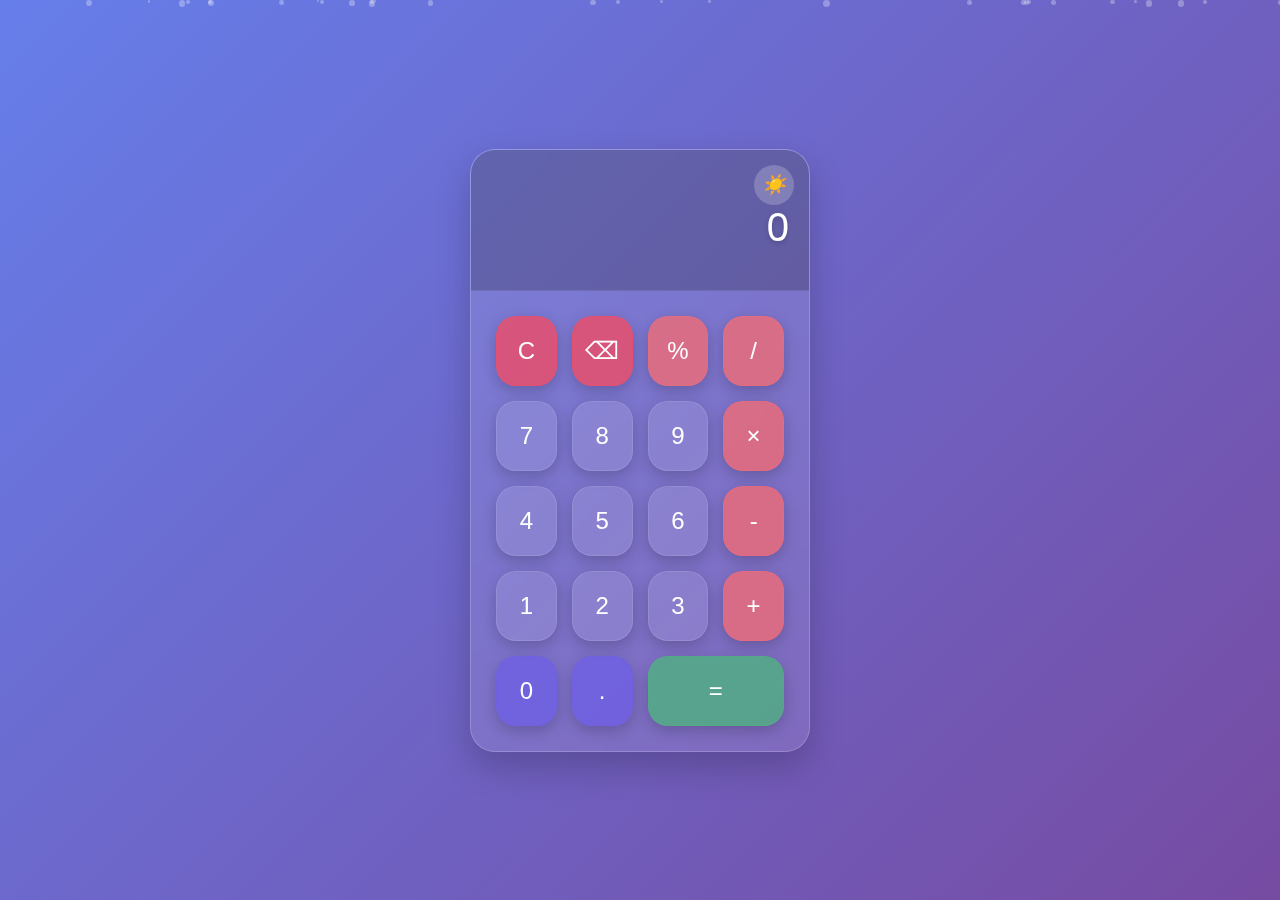
<file: calculator/index.html>
<!DOCTYPE html>
<html lang="id">
<head>
    <meta charset="UTF-8">
    <meta name="viewport" content="width=device-width, initial-scale=1.0">
    <title>Kalkulator Animasi Modern</title>
    <style>
        * {
            margin: 0;
            padding: 0;
            box-sizing: border-box;
            font-family: 'Segoe UI', Tahoma, Geneva, Verdana, sans-serif;
        }

        body {
            display: flex;
            justify-content: center;
            align-items: center;
            min-height: 100vh;
            background: linear-gradient(135deg, #667eea 0%, #764ba2 100%);
            padding: 20px;
            transition: background 1s ease;
        }

        .calculator {
            background: rgba(255, 255, 255, 0.1);
            backdrop-filter: blur(10px);
            border-radius: 25px;
            box-shadow: 0 15px 35px rgba(0, 0, 0, 0.2);
            width: 340px;
            overflow: hidden;
            border: 1px solid rgba(255, 255, 255, 0.2);
            transition: transform 0.3s ease, box-shadow 0.3s ease;
        }

        .calculator:hover {
            transform: translateY(-5px);
            box-shadow: 0 20px 40px rgba(0, 0, 0, 0.3);
        }

        .display-container {
            position: relative;
            padding: 25px 20px;
            background: rgba(0, 0, 0, 0.2);
            border-bottom: 1px solid rgba(255, 255, 255, 0.1);
            overflow: hidden;
        }

        .display {
            color: white;
            text-align: right;
            font-size: 2.5rem;
            font-weight: 300;
            height: 60px;
            overflow: hidden;
            transition: all 0.3s ease;
            text-shadow: 0 2px 5px rgba(0, 0, 0, 0.2);
        }

        .history {
            color: rgba(255, 255, 255, 0.7);
            text-align: right;
            font-size: 1rem;
            height: 20px;
            margin-bottom: 10px;
            overflow: hidden;
        }

        .buttons {
            display: grid;
            grid-template-columns: repeat(4, 1fr);
            grid-gap: 15px;
            padding: 25px;
        }

        .btn {
            border: none;
            outline: none;
            border-radius: 20px;
            height: 70px;
            font-size: 1.5rem;
            font-weight: 500;
            cursor: pointer;
            transition: all 0.2s ease;
            box-shadow: 0 5px 15px rgba(0, 0, 0, 0.2);
            display: flex;
            justify-content: center;
            align-items: center;
            position: relative;
            overflow: hidden;
            color: white;
        }

        .btn::before {
            content: '';
            position: absolute;
            top: 0;
            left: -100%;
            width: 100%;
            height: 100%;
            background: linear-gradient(90deg, transparent, rgba(255, 255, 255, 0.2), transparent);
            transition: left 0.5s;
        }

        .btn:hover::before {
            left: 100%;
        }

        .btn:active {
            transform: scale(0.95);
            box-shadow: 0 2px 8px rgba(0, 0, 0, 0.2);
        }

        .btn-number {
            background: rgba(255, 255, 255, 0.1);
            border: 1px solid rgba(255, 255, 255, 0.1);
        }

        .btn-number:hover {
            background: rgba(255, 255, 255, 0.2);
        }

        .btn-operator {
            background: rgba(255, 107, 107, 0.7);
            border: 1px solid rgba(255, 107, 107, 0.3);
        }

        .btn-operator:hover {
            background: rgba(255, 107, 107, 0.9);
        }

        .btn-equals {
            background: rgba(72, 187, 120, 0.7);
            border: 1px solid rgba(72, 187, 120, 0.3);
            grid-column: span 2;
            border-radius: 20px;
        }

        .btn-equals:hover {
            background: rgba(72, 187, 120, 0.9);
        }

        .btn-clear, .btn-delete {
            background: rgba(255, 71, 87, 0.7);
            border: 1px solid rgba(255, 71, 87, 0.3);
        }

        .btn-clear:hover, .btn-delete:hover {
            background: rgba(255, 71, 87, 0.9);
        }

        .btn-other {
            background: rgba(108, 92, 231, 0.7);
            border: 1px solid rgba(108, 92, 231, 0.3);
        }

        .btn-other:hover {
            background: rgba(108, 92, 231, 0.9);
        }

        /* Animasi saat tombol diklik */
        @keyframes buttonClick {
            0% {
                transform: scale(1);
                box-shadow: 0 5px 15px rgba(0, 0, 0, 0.2);
            }
            50% {
                transform: scale(0.92);
                box-shadow: 0 2px 8px rgba(0, 0, 0, 0.2);
            }
            100% {
                transform: scale(1);
                box-shadow: 0 5px 15px rgba(0, 0, 0, 0.2);
            }
        }

        .btn-animate {
            animation: buttonClick 0.3s ease;
        }

        /* Animasi ripple effect */
        .ripple {
            position: absolute;
            border-radius: 50%;
            background: rgba(255, 255, 255, 0.5);
            transform: scale(0);
            animation: ripple 0.6s linear;
            pointer-events: none;
        }

        @keyframes ripple {
            to {
                transform: scale(4);
                opacity: 0;
            }
        }

        /* Theme toggle */
        .theme-toggle {
            position: absolute;
            top: 15px;
            right: 15px;
            width: 40px;
            height: 40px;
            background: rgba(255, 255, 255, 0.2);
            border-radius: 50%;
            display: flex;
            justify-content: center;
            align-items: center;
            cursor: pointer;
            transition: all 0.3s ease;
            z-index: 10;
        }

        .theme-toggle:hover {
            background: rgba(255, 255, 255, 0.3);
            transform: rotate(30deg);
        }

        .theme-toggle i {
            color: white;
            font-size: 1.2rem;
        }

        /* Dark theme */
        body.dark-theme {
            background: linear-gradient(135deg, #2c3e50 0%, #3498db 100%);
        }

        body.dark-theme .calculator {
            background: rgba(0, 0, 0, 0.3);
        }

        /* Responsivitas */
        @media (max-width: 380px) {
            .calculator {
                width: 300px;
            }
            
            .btn {
                height: 60px;
                font-size: 1.3rem;
            }
            
            .display {
                font-size: 2rem;
                height: 50px;
            }
        }

        /* Floating particles background */
        .particles {
            position: fixed;
            top: 0;
            left: 0;
            width: 100%;
            height: 100%;
            pointer-events: none;
            z-index: -1;
        }

        .particle {
            position: absolute;
            border-radius: 50%;
            background: rgba(255, 255, 255, 0.3);
            animation: float 15s infinite linear;
        }

        @keyframes float {
            0% {
                transform: translateY(0) translateX(0);
                opacity: 0;
            }
            10% {
                opacity: 1;
            }
            90% {
                opacity: 1;
            }
            100% {
                transform: translateY(-100vh) translateX(100px);
                opacity: 0;
            }
        }
    </style>
</head>
<body>
    <div class="particles" id="particles"></div>
    
    <div class="calculator">
        <div class="theme-toggle" id="themeToggle">
            <i>☀️</i>
        </div>
        <div class="display-container">
            <div class="history" id="history"></div>
            <div class="display" id="display">0</div>
        </div>
        <div class="buttons">
            <button class="btn btn-clear" onclick="clearDisplay()">C</button>
            <button class="btn btn-delete" onclick="deleteLast()">⌫</button>
            <button class="btn btn-operator" onclick="appendToDisplay('%')">%</button>
            <button class="btn btn-operator" onclick="appendToDisplay('/')">/</button>
            
            <button class="btn btn-number" onclick="appendToDisplay('7')">7</button>
            <button class="btn btn-number" onclick="appendToDisplay('8')">8</button>
            <button class="btn btn-number" onclick="appendToDisplay('9')">9</button>
            <button class="btn btn-operator" onclick="appendToDisplay('*')">×</button>
            
            <button class="btn btn-number" onclick="appendToDisplay('4')">4</button>
            <button class="btn btn-number" onclick="appendToDisplay('5')">5</button>
            <button class="btn btn-number" onclick="appendToDisplay('6')">6</button>
            <button class="btn btn-operator" onclick="appendToDisplay('-')">-</button>
            
            <button class="btn btn-number" onclick="appendToDisplay('1')">1</button>
            <button class="btn btn-number" onclick="appendToDisplay('2')">2</button>
            <button class="btn btn-number" onclick="appendToDisplay('3')">3</button>
            <button class="btn btn-operator" onclick="appendToDisplay('+')">+</button>
            
            <button class="btn btn-other" onclick="appendToDisplay('0')">0</button>
            <button class="btn btn-other" onclick="appendToDisplay('.')">.</button>
            <button class="btn btn-equals" onclick="calculate()">=</button>
        </div>
    </div>

    <script>
        const display = document.getElementById('display');
        const history = document.getElementById('history');
        const themeToggle = document.getElementById('themeToggle');
        const particlesContainer = document.getElementById('particles');
        let currentInput = '0';
        let shouldResetDisplay = false;
        let isDarkTheme = false;

        // Create floating particles
        function createParticles() {
            for (let i = 0; i < 30; i++) {
                const particle = document.createElement('div');
                particle.classList.add('particle');
                
                const size = Math.random() * 5 + 2;
                particle.style.width = `${size}px`;
                particle.style.height = `${size}px`;
                
                particle.style.left = `${Math.random() * 100}%`;
                particle.style.animationDuration = `${Math.random() * 10 + 10}s`;
                particle.style.animationDelay = `${Math.random() * 5}s`;
                
                particlesContainer.appendChild(particle);
            }
        }

        // Toggle theme
        themeToggle.addEventListener('click', function() {
            isDarkTheme = !isDarkTheme;
            document.body.classList.toggle('dark-theme', isDarkTheme);
            themeToggle.innerHTML = isDarkTheme ? '🌙' : '☀️';
            
            // Add animation to theme toggle
            themeToggle.style.transform = 'rotate(180deg)';
            setTimeout(() => {
                themeToggle.style.transform = 'rotate(0deg)';
            }, 300);
        });

        // Ripple effect
        document.querySelectorAll('.btn').forEach(button => {
            button.addEventListener('click', function(e) {
                const ripple = document.createElement('span');
                ripple.classList.add('ripple');
                
                const diameter = Math.max(button.clientWidth, button.clientHeight);
                const radius = diameter / 2;
                
                ripple.style.width = ripple.style.height = `${diameter}px`;
                ripple.style.left = `${e.clientX - button.getBoundingClientRect().left - radius}px`;
                ripple.style.top = `${e.clientY - button.getBoundingClientRect().top - radius}px`;
                
                button.appendChild(ripple);
                
                setTimeout(() => {
                    ripple.remove();
                }, 600);
            });
        });

        function updateDisplay() {
            display.textContent = currentInput;
        }

        function appendToDisplay(value) {
            // Animasi tombol
            event.target.classList.add('btn-animate');
            setTimeout(() => {
                event.target.classList.remove('btn-animate');
            }, 300);
            
            if (currentInput === '0' || shouldResetDisplay) {
                currentInput = value;
                shouldResetDisplay = false;
            } else {
                currentInput += value;
            }
            updateDisplay();
        }

        function clearDisplay() {
            // Animasi tombol
            event.target.classList.add('btn-animate');
            setTimeout(() => {
                event.target.classList.remove('btn-animate');
            }, 300);
            
            currentInput = '0';
            history.textContent = '';
            updateDisplay();
        }

        function deleteLast() {
            // Animasi tombol
            event.target.classList.add('btn-animate');
            setTimeout(() => {
                event.target.classList.remove('btn-animate');
            }, 300);
            
            if (currentInput.length === 1) {
                currentInput = '0';
            } else {
                currentInput = currentInput.slice(0, -1);
            }
            updateDisplay();
        }

        function calculate() {
            // Animasi tombol
            event.target.classList.add('btn-animate');
            setTimeout(() => {
                event.target.classList.remove('btn-animate');
            }, 300);
            
            try {
                // Simpan ekspresi ke history
                history.textContent = currentInput + ' =';
                
                // Mengganti simbol × dengan * untuk evaluasi
                let expression = currentInput.replace(/×/g, '*');
                
                // Menghitung persentase
                expression = expression.replace(/(\d+)%/g, function(match, p1) {
                    return p1 / 100;
                });
                
                currentInput = eval(expression).toString();
            } catch (error) {
                currentInput = 'Error';
            }
            shouldResetDisplay = true;
            updateDisplay();
        }

        // Event listener untuk keyboard support
        document.addEventListener('keydown', function(event) {
            if (/[\d\+\-\*\/\.]/.test(event.key)) {
                appendToDisplay(event.key);
            } else if (event.key === 'Enter' || event.key === '=') {
                calculate();
            } else if (event.key === 'Escape') {
                clearDisplay();
            } else if (event.key === 'Backspace') {
                deleteLast();
            }
        });

        // Initialize particles
        createParticles();
    </script>
</body>
</html>
</file>
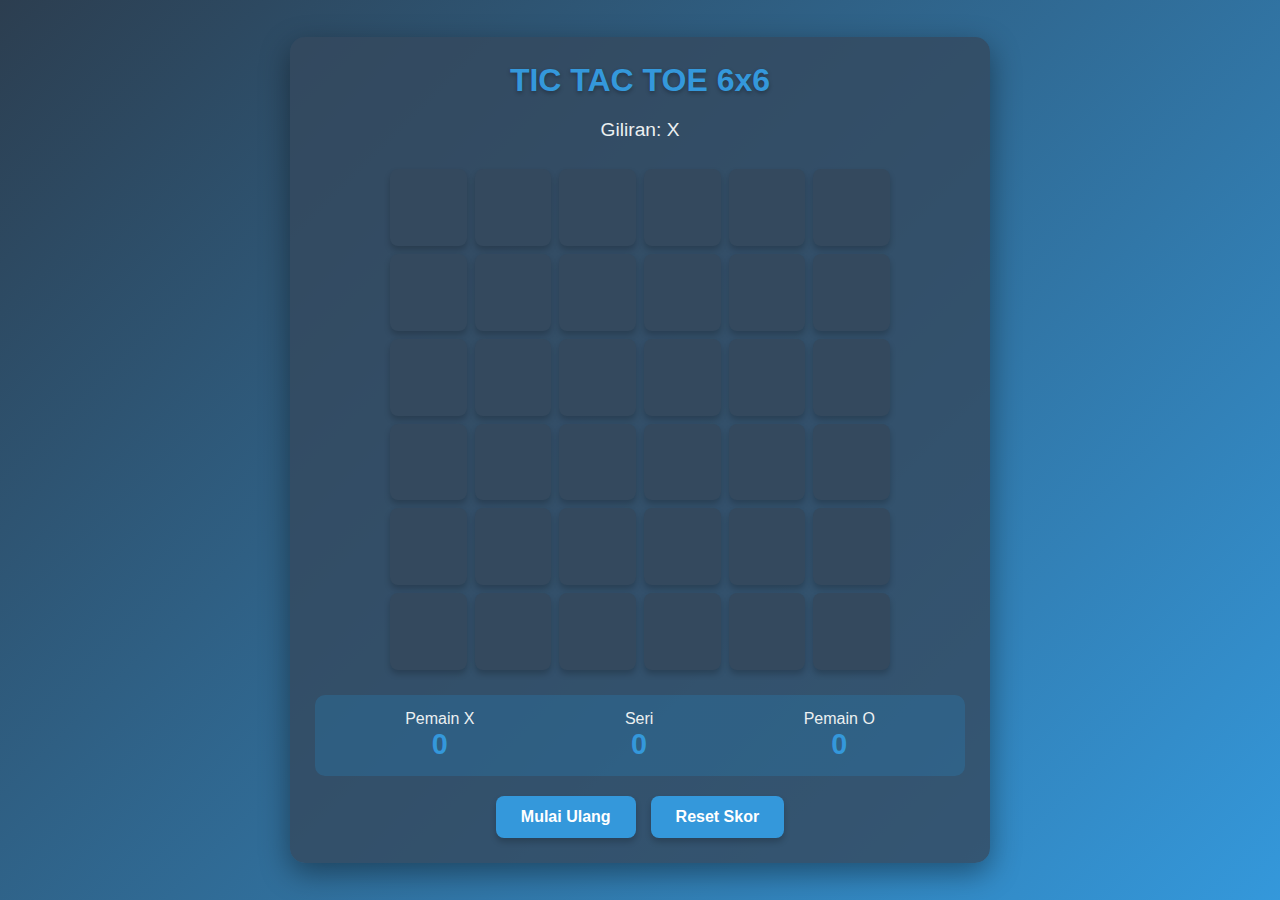
<file: game/index.html>
<!DOCTYPE html>
<html lang="id">
<head>
    <meta charset="UTF-8">
    <meta name="viewport" content="width=device-width, initial-scale=1.0">
    <title>Tic Tac Toe 6x6</title>
    <style>
        * {
            margin: 0;
            padding: 0;
            box-sizing: border-box;
            font-family: 'Segoe UI', Tahoma, Geneva, Verdana, sans-serif;
        }

        body {
            background: linear-gradient(135deg, #2c3e50, #3498db);
            min-height: 100vh;
            display: flex;
            justify-content: center;
            align-items: center;
            padding: 20px;
            color: #ecf0f1;
        }

        .container {
            background-color: rgba(52, 73, 94, 0.8);
            border-radius: 15px;
            padding: 25px;
            box-shadow: 0 10px 30px rgba(0, 0, 0, 0.4);
            max-width: 700px;
            width: 100%;
            text-align: center;
        }

        h1 {
            margin-bottom: 20px;
            color: #3498db;
            text-shadow: 0 2px 4px rgba(0, 0, 0, 0.3);
        }

        .status {
            margin-bottom: 20px;
            font-size: 1.2rem;
            font-weight: 500;
            min-height: 30px;
            color: #ecf0f1;
        }

        .board {
            display: grid;
            grid-template-columns: repeat(6, 1fr);
            grid-gap: 8px;
            margin: 0 auto 25px;
            max-width: 500px;
        }

        .cell {
            aspect-ratio: 1;
            background-color: #34495e;
            border-radius: 8px;
            display: flex;
            justify-content: center;
            align-items: center;
            font-size: 1.8rem;
            font-weight: bold;
            cursor: pointer;
            transition: all 0.3s ease;
            box-shadow: 0 4px 6px rgba(0, 0, 0, 0.2);
        }

        .cell:hover {
            background-color: #4a6b8a;
            transform: translateY(-3px);
        }

        .cell.x {
            color: #3498db;
        }

        .cell.o {
            color: #e74c3c;
        }

        .controls {
            display: flex;
            justify-content: center;
            gap: 15px;
            margin-top: 20px;
        }

        button {
            padding: 12px 25px;
            border: none;
            border-radius: 8px;
            background-color: #3498db;
            color: white;
            font-size: 1rem;
            font-weight: 600;
            cursor: pointer;
            transition: all 0.3s ease;
            box-shadow: 0 4px 6px rgba(0, 0, 0, 0.2);
        }

        button:hover {
            background-color: #2980b9;
            transform: translateY(-3px);
        }

        .score-board {
            display: flex;
            justify-content: space-around;
            margin-top: 20px;
            background-color: rgba(41, 128, 185, 0.3);
            padding: 15px;
            border-radius: 10px;
        }

        .score {
            text-align: center;
        }

        .score-value {
            font-size: 1.8rem;
            font-weight: bold;
            color: #3498db;
        }

        .win {
            background-color: rgba(46, 204, 113, 0.3);
            transition: background-color 0.5s ease;
        }

        @media (max-width: 600px) {
            .board {
                grid-gap: 5px;
            }
            
            .cell {
                font-size: 1.5rem;
            }
            
            button {
                padding: 10px 20px;
            }
        }
    </style>
</head>
<body>
    <div class="container">
        <h1>TIC TAC TOE 6x6</h1>
        <div class="status" id="status">Giliran: X</div>
        
        <div class="board" id="board"></div>
        
        <div class="score-board">
            <div class="score">
                <div>Pemain X</div>
                <div class="score-value" id="scoreX">0</div>
            </div>
            <div class="score">
                <div>Seri</div>
                <div class="score-value" id="scoreDraw">0</div>
            </div>
            <div class="score">
                <div>Pemain O</div>
                <div class="score-value" id="scoreO">0</div>
            </div>
        </div>
        
        <div class="controls">
            <button id="restart">Mulai Ulang</button>
            <button id="resetScore">Reset Skor</button>
        </div>
    </div>

    <script>
        document.addEventListener('DOMContentLoaded', () => {
            // Elemen DOM
            const statusDisplay = document.getElementById('status');
            const scoreX = document.getElementById('scoreX');
            const scoreO = document.getElementById('scoreO');
            const scoreDraw = document.getElementById('scoreDraw');
            const restartBtn = document.getElementById('restart');
            const resetScoreBtn = document.getElementById('resetScore');
            const board = document.getElementById('board');
            
            // Variabel game
            let gameActive = true;
            let currentPlayer = 'X';
            let gameState = Array(36).fill('');
            let scores = {
                X: 0,
                O: 0,
                draw: 0
            };
            
            // Pesan status
            const winningMessage = () => `Pemenang: ${currentPlayer}`;
            const drawMessage = () => `Permainan seri!`;
            const currentPlayerTurn = () => `Giliran: ${currentPlayer}`;
            
            // Inisialisasi papan
            function initializeBoard() {
                board.innerHTML = '';
                gameState = Array(36).fill('');
                
                for (let i = 0; i < 36; i++) {
                    const cell = document.createElement('div');
                    cell.classList.add('cell');
                    cell.setAttribute('data-cell-index', i);
                    cell.addEventListener('click', handleCellClick);
                    board.appendChild(cell);
                }
                
                statusDisplay.innerHTML = currentPlayerTurn();
                gameActive = true;
            }
            
            // Kondisi menang untuk papan 6x6 (4 berurutan)
            const winningConditions = [
                // Baris
                [0, 1, 2, 3], [1, 2, 3, 4], [2, 3, 4, 5],
                [6, 7, 8, 9], [7, 8, 9, 10], [8, 9, 10, 11],
                [12, 13, 14, 15], [13, 14, 15, 16], [14, 15, 16, 17],
                [18, 19, 20, 21], [19, 20, 21, 22], [20, 21, 22, 23],
                [24, 25, 26, 27], [25, 26, 27, 28], [26, 27, 28, 29],
                [30, 31, 32, 33], [31, 32, 33, 34], [32, 33, 34, 35],
                
                // Kolom
                [0, 6, 12, 18], [6, 12, 18, 24], [12, 18, 24, 30],
                [1, 7, 13, 19], [7, 13, 19, 25], [13, 19, 25, 31],
                [2, 8, 14, 20], [8, 14, 20, 26], [14, 20, 26, 32],
                [3, 9, 15, 21], [9, 15, 21, 27], [15, 21, 27, 33],
                [4, 10, 16, 22], [10, 16, 22, 28], [16, 22, 28, 34],
                [5, 11, 17, 23], [11, 17, 23, 29], [17, 23, 29, 35],
                
                // Diagonal
                [0, 7, 14, 21], [1, 8, 15, 22], [2, 9, 16, 23], [3, 10, 17, 24],
                [6, 13, 20, 27], [7, 14, 21, 28], [8, 15, 22, 29], [9, 16, 23, 30],
                [12, 19, 26, 33], [13, 20, 27, 34], [14, 21, 28, 35],
                [5, 10, 15, 20], [4, 9, 14, 19], [3, 8, 13, 18], [2, 7, 12, 17],
                [11, 16, 21, 26], [10, 15, 20, 25], [9, 14, 19, 24], [8, 13, 18, 23],
                [17, 22, 27, 32], [16, 21, 26, 31], [15, 20, 25, 30]
            ];
            
            // Handle klik sel
            function handleCellClick(clickedCellEvent) {
                const clickedCell = clickedCellEvent.target;
                const clickedCellIndex = parseInt(clickedCell.getAttribute('data-cell-index'));
                
                if (gameState[clickedCellIndex] !== '' || !gameActive) {
                    return;
                }
                
                gameState[clickedCellIndex] = currentPlayer;
                clickedCell.innerHTML = currentPlayer;
                clickedCell.classList.add(currentPlayer.toLowerCase());
                
                if (checkWin()) {
                    statusDisplay.innerHTML = winningMessage();
                    gameActive = false;
                    updateScore(currentPlayer);
                    highlightWinningCells();
                    return;
                }
                
                if (checkDraw()) {
                    statusDisplay.innerHTML = drawMessage();
                    gameActive = false;
                    updateScore('draw');
                    return;
                }
                
                // Ganti pemain
                currentPlayer = currentPlayer === 'X' ? 'O' : 'X';
                statusDisplay.innerHTML = currentPlayerTurn();
            }
            
            // Cek kemenangan
            function checkWin() {
                for (let i = 0; i < winningConditions.length; i++) {
                    const [a, b, c, d] = winningConditions[i];
                    if (gameState[a] && gameState[a] === gameState[b] && gameState[a] === gameState[c] && gameState[a] === gameState[d]) {
                        return true;
                    }
                }
                return false;
            }
            
            // Cek seri
            function checkDraw() {
                return !gameState.includes('');
            }
            
            // Update skor
            function updateScore(winner) {
                if (winner === 'X') {
                    scores.X++;
                    scoreX.textContent = scores.X;
                } else if (winner === 'O') {
                    scores.O++;
                    scoreO.textContent = scores.O;
                } else {
                    scores.draw++;
                    scoreDraw.textContent = scores.draw;
                }
            }
            
            // Highlight sel yang menang
            function highlightWinningCells() {
                for (let i = 0; i < winningConditions.length; i++) {
                    const [a, b, c, d] = winningConditions[i];
                    if (gameState[a] && gameState[a] === gameState[b] && gameState[a] === gameState[c] && gameState[a] === gameState[d]) {
                        document.querySelector(`[data-cell-index="${a}"]`).classList.add('win');
                        document.querySelector(`[data-cell-index="${b}"]`).classList.add('win');
                        document.querySelector(`[data-cell-index="${c}"]`).classList.add('win');
                        document.querySelector(`[data-cell-index="${d}"]`).classList.add('win');
                        break;
                    }
                }
            }
            
            // Restart game
            restartBtn.addEventListener('click', initializeBoard);
            
            // Reset skor
            resetScoreBtn.addEventListener('click', () => {
                scores = { X: 0, O: 0, draw: 0 };
                scoreX.textContent = '0';
                scoreO.textContent = '0';
                scoreDraw.textContent = '0';
                initializeBoard();
            });
            
            // Mulai game
            initializeBoard();
        });
    </script>
</body>
</html>
</file>
